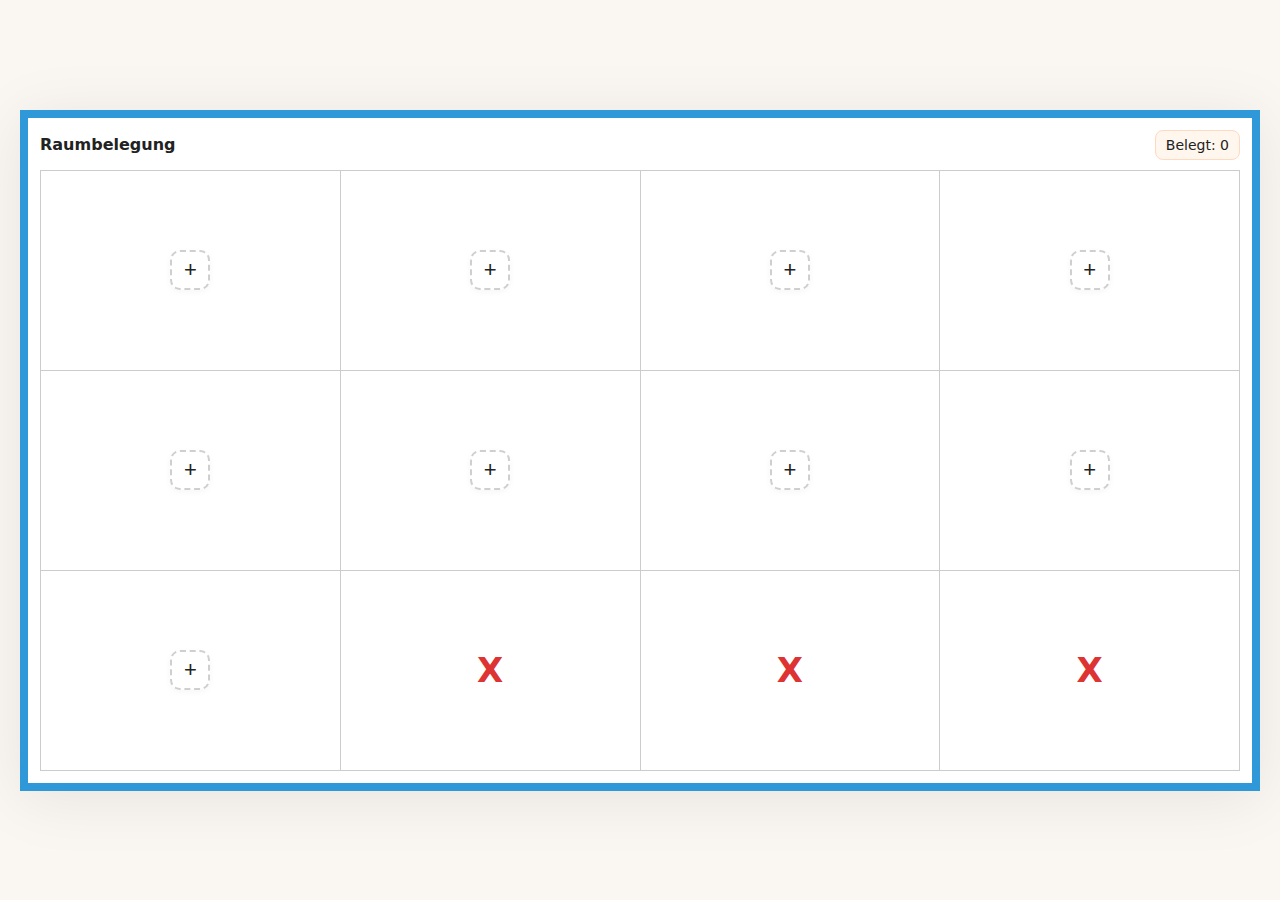
<file: tablet_mockup/index.html>
<!doctype html>
<html lang="de">
<head>
    <meta charset="utf-8" />
    <meta name="viewport" content="width=device-width,initial-scale=1" />
    <title>Tier-Grid Prototype</title>
    <link rel="stylesheet" href="styles.css">
</head>
<body>
<div class="frame" id="app">
    <div class="topbar">
        <div class="title">Raumbelegung</div>
        <div class="counter" id="counter">Belegt: 0</div>
    </div>

    <div class="grid" id="grid"></div>
</div>

<script src="script.js"></script>
</body>
</html>
</file>
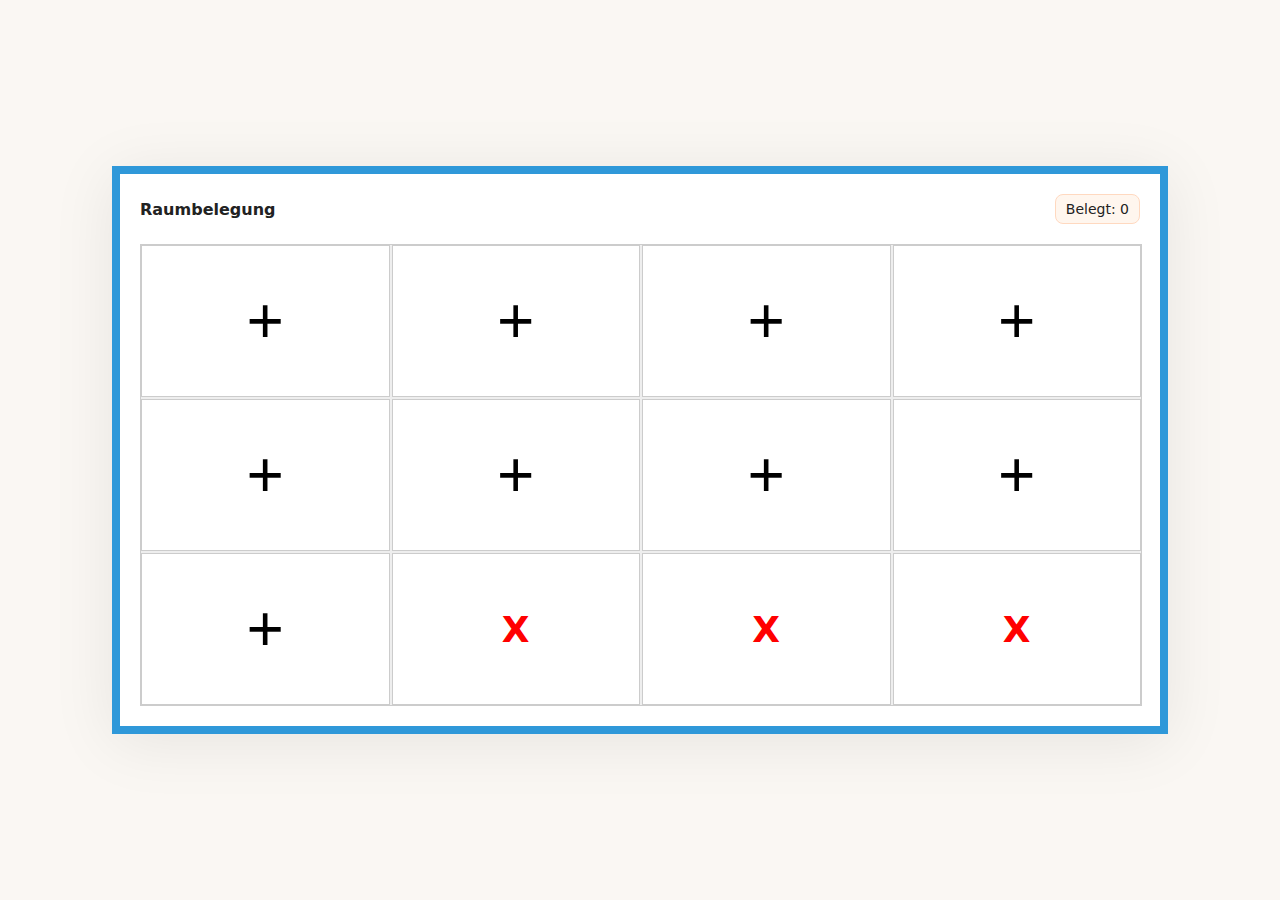
<file: tablet_mockup/RaspberryChild_Prototype.html>
<!DOCTYPE html>
<html lang="de">
<head>
    <meta charset="utf-8">
    <meta name="viewport" content="width=device-width,initial-scale=1">
    <title>Grid Prototype</title>
    <style>
        :root {
            --border: #2f98d9;
            --cell-bg: #fff;
            --plus-size: 40px;
        }

        body {
            font-family: system-ui, -apple-system, "Segoe UI", Roboto, "Helvetica Neue", Arial;
            background: #faf7f3;
            display: flex;
            align-items: center;
            justify-content: center;
            min-height: 100vh;
            margin: 0;
            color: #222;
        }

        .frame {
            border: 8px solid var(--border);
            padding: 20px;
            background: white;
            box-shadow: 0 8px 60px rgba(0, 0, 0, 0.08);
            max-width: 1000px;
            width: 90vw;
            margin: 0 auto;
        }

        .topbar {
            display: flex;
            justify-content: space-between;
            align-items: center;
            margin-bottom: 20px;
        }

        .title {
            font-weight: 700;
        }

        .counter {
            font-size: 14px;
            background: #fff6ee;
            padding: 6px 10px;
            border-radius: 8px;
            border: 1px solid #ffd9c0;
        }

        /* 🟢 Das ist der wichtige Teil */
        .grid {
            display: grid;
            grid-template-columns: repeat(4, 1fr);
            gap: 2px;
            border: 1px solid #ccc;
            background: #eee;
            width: 100%;
        }

        .cell {
            background: var(--cell-bg);
            border: 1px solid #ccc;
            min-height: 150px; /* 🔥 jetzt sichtbar */
            display: flex;
            align-items: center;
            justify-content: center;
        }

        .plus-btn,
        .animal-btn {
            font-size: 64px;
            cursor: pointer;
            background: transparent;
            border: none;
        }

        .locked {
            font-size: 36px;
            color: red;
            font-weight: bold;
        }

        .popup {
            position: fixed;
            top: 50%;
            left: 50%;
            transform: translate(-50%, -50%);
            background: white;
            padding: 20px;
            border-radius: 10px;
            box-shadow: 0 8px 20px rgba(0, 0, 0, 0.3);
            z-index: 2000;
            width: 80%;
            max-width: 400px;
        }

        .overlay {
            position: fixed;
            inset: 0;
            background: rgba(0, 0, 0, 0.3);
            z-index: 1000;
        }

        .animals-list {
            display: grid;
            grid-template-columns: repeat(5, 1fr);
            gap: 8px;
            margin-top: 10px;
        }

        .animals-list button {
            font-size: 32px;
            border: none;
            background: white;
            cursor: pointer;
        }
    </style>
</head>
<body>

<div class="frame" id="app">
    <div class="topbar">
        <div class="title">Raumbelegung </div>
        <div class="counter" id="counter">Belegt: 0</div>
    </div>
    <div class="grid" id="grid"></div>
</div>

<script>
    // === SETTINGS ===
    const rows = 3, cols = 4;
    const lockedCells = [9,10,11];
    const maxOccupancy = 9;
    const animals = ['🐱','🐶','🐦','🦔','🦆','🐴','🐫','🐰','🐯','🐬','🦈','🦊','🐷','🐮','🐵','🐸'];

    let used = new Set();
    let state = Array(rows * cols).fill(null);

    const gridEl = document.getElementById('grid');
    const counterEl = document.getElementById('counter');

    // === INIT GRID ===
    function createGrid() {
        gridEl.innerHTML = '';
        for (let i = 0; i < rows * cols; i++) {
            const cell = document.createElement('div');
            cell.className = 'cell';
            cell.dataset.index = i;

            if (lockedCells.includes(i)) {
                const x = document.createElement('div');
                x.className = 'locked';
                x.textContent = 'X';
                cell.appendChild(x);
                state[i] = 'locked';
            } else {
                const btn = document.createElement('button');
                btn.className = 'plus-btn';
                btn.textContent = '+';
                btn.onclick = () => openPopup(i);
                cell.appendChild(btn);
            }
            gridEl.appendChild(cell);
        }
        updateCounter();
    }

    // === COUNTER ===
    function updateCounter() {
        const count = state.filter(v => v && v !== 'locked').length;
        counterEl.textContent = `Belegt: ${count}`;
    }

    // === POPUP ===
    let popup = null;
    let overlay = null;

    function openPopup(index) {
        if (state[index] === 'locked') return;

        closePopup();

        overlay = document.createElement('div');
        overlay.className = 'overlay';
        overlay.onclick = closePopup;
        document.body.appendChild(overlay);

        popup = document.createElement('div');
        popup.className = 'popup';
        popup.innerHTML = '<h4>Tier auswählen</h4>';

        const list = document.createElement('div');
        list.className = 'animals-list';

        animals.forEach(a => {
            const b = document.createElement('button');
            b.textContent = a;
            if (used.has(a)) {
                b.disabled = true;
                b.style.opacity = '0.4';
            } else {
                b.onclick = () => selectAnimal(index, a);
            }
            list.appendChild(b);
        });

        popup.appendChild(list);
        document.body.appendChild(popup);
    }

    function closePopup() {
        if (popup) popup.remove();
        if (overlay) overlay.remove();
        popup = overlay = null;
    }

    function selectAnimal(index, emoji) {
        used.add(emoji);
        state[index] = emoji;
        refreshCell(index);
        closePopup();
    }

    function refreshCell(index) {
        const cell = gridEl.querySelector(`.cell[data-index="${index}"]`);
        if (!cell) return;
        cell.innerHTML = '';
        if (state[index] && state[index] !== 'locked') {
            const b = document.createElement('button');
            b.className = 'animal-btn';
            b.textContent = state[index];
            b.onclick = () => removeAnimal(index);
            cell.appendChild(b);
        } else if (state[index] === 'locked') {
            const x = document.createElement('div');
            x.className = 'locked';
            x.textContent = 'X';
            cell.appendChild(x);
        } else {
            const plus = document.createElement('button');
            plus.className = 'plus-btn';
            plus.textContent = '+';
            plus.onclick = () => openPopup(index);
            cell.appendChild(plus);
        }
        updateCounter();
    }

    function removeAnimal(index) {
        if (state[index] && state[index] !== 'locked') {
            used.delete(state[index]);
            state[index] = null;
            refreshCell(index);
        }
    }

    createGrid();
</script>

</body>
</html>
</file>
<file: tablet_mockup/styles.css>
:root {
    --border: #2f98d9;
    --cell-bg: #fff;
    --plus-size: 40px;
}

body {
    font-family: system-ui, -apple-system, "Segoe UI", Roboto, "Helvetica Neue", Arial;
    background: #faf7f3;
    display: flex;
    align-items: center;
    justify-content: center;
    min-height: 100vh;
    margin: 0;
    color: #222;
}

.frame {
    border: 8px solid var(--border);
    padding: 12px;
    background: white;
    box-shadow: 0 8px 60px rgba(0, 0, 0, 0.08);
    max-width: 1200px;
    max-height: 1000px;
    width: calc(120% - 100px);
}

.topbar {
    display: flex;
    justify-content: space-between;
    align-items: center;
    margin-bottom: 10px;
}

.title {
    font-weight: 700;
}

.counter {
    font-size: 14px;
    background: #fff6ee;
    padding: 6px 10px;
    border-radius: 8px;
    border: 1px solid #ffd9c0;
}

.grid {
    display: grid;
    grid-template-columns: repeat(4, 1fr);
    gap: 0;
    border-top: 1px solid #ccc;
    border-left: 1px solid #ccc;
}

.cell {
    min-height: 200px;
    display: flex;
    align-items: center;
    justify-content: center;
    border-right: 1px solid #ccc;
    border-bottom: 1px solid #ccc;
    background: var(--cell-bg);
    position: relative;
    padding: 8px;
    box-sizing: border-box;
}

.animal-btn,
.plus-btn {
    background: transparent;
    border: none;
    cursor: pointer;
    font-size: 100px;
    line-height: 1;
    padding: 6px;
    border-radius: 10px;
    transition: transform 0.12s ease, box-shadow 0.12s ease;
}

.animal-btn:hover,
.plus-btn:hover {
    transform: translateY(-3px);
}

.plus-btn {
    width: var(--plus-size);
    height: var(--plus-size);
    display: inline-grid;
    place-items: center;
    background: #fff;
    border: 2px dashed #cfcfcf;
    box-shadow: 0 2px 6px rgba(0, 0, 0, 0.04);
    font-size: 22px;
    color: #222;
}

.locked {
    font-weight: 700;
    font-size: 34px;
    color: #d33;
}

.badge {
    position: absolute;
    top: 6px;
    right: 6px;
    background: rgba(0, 0, 0, 0.06);
    padding: 2px 6px;
    border-radius: 999px;
    font-size: 12px;
}

.popup {
    position: fixed;
    left: 50%;
    top: 50%;
    transform: translate(-50%, -50%) scale(1);
    background: white;
    border-radius: 12px;
    box-shadow: 0 20px 60px rgba(0, 0, 0, 0.18);
    padding: 16px;
    z-index: 2000;
    width: 400px;
    max-width: 90%;
}

.popup h4 {
    margin: 0 0 8px 0;
}

.animals-list {
    display: grid;
    grid-template-columns: repeat(6, 1fr);
    gap: 8px;
}

.animals-list button {
    font-size: 28px;
    padding: 8px;
    border-radius: 8px;
    border: 1px solid transparent;
    background: #fff;
    cursor: pointer;
}

.overlay {
    position: fixed;
    inset: 0;
    background: rgba(0, 0, 0, 0.2);
    z-index: 1990;
}

@media (max-width: 420px) {
    .animals-list {
        grid-template-columns: repeat(5, 1fr);
    }
}
</file>
